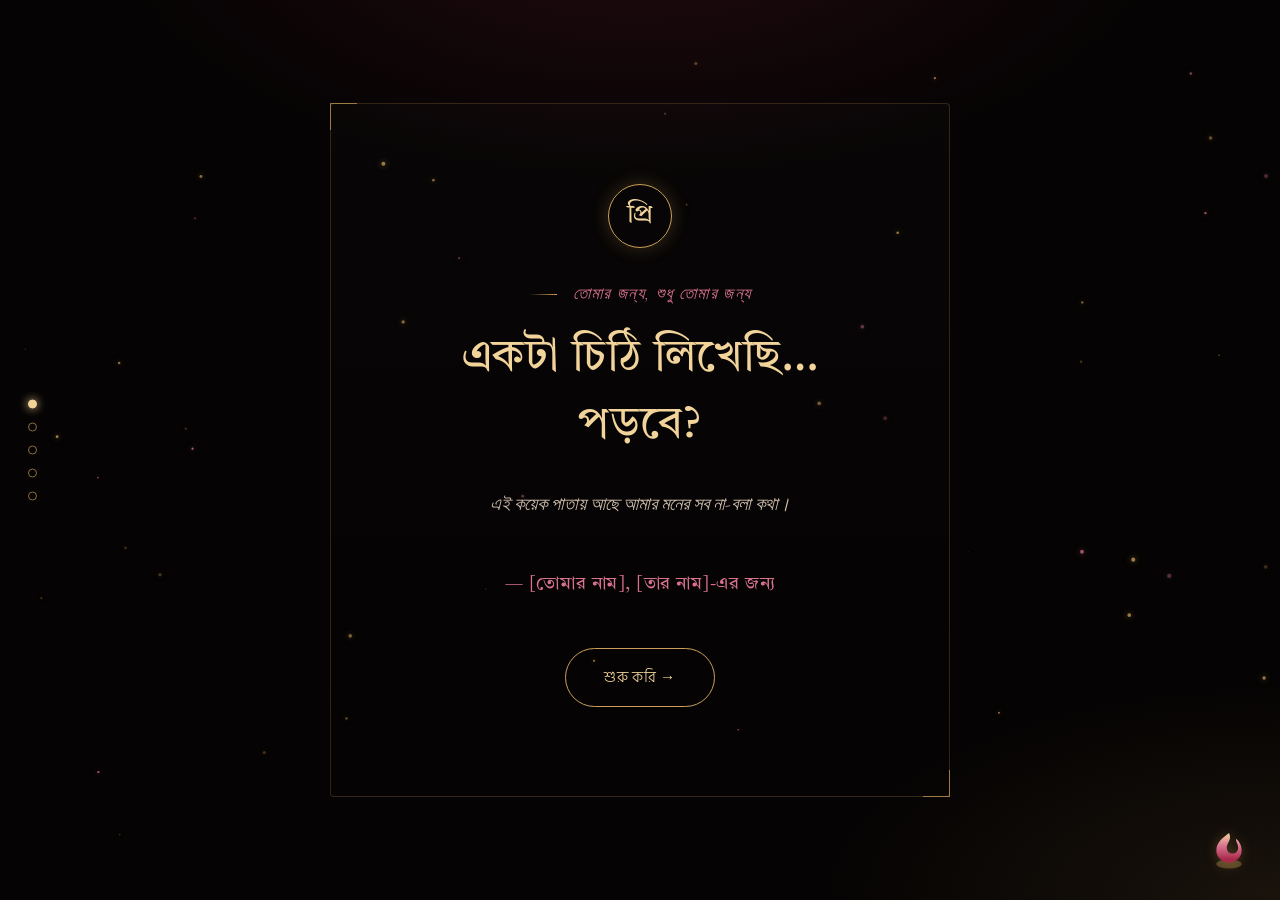
<file: index.html>
<!DOCTYPE html>
<html lang="bn">
<head>
<meta charset="UTF-8">
<meta name="viewport" content="width=device-width, initial-scale=1.0">
<meta name="google-site-verification" content="3efd1809a4cd00ea" />
<meta name="description" content="একটি বিশেষ প্রেমপত্র - আপনার প্রিয়জনকে বলুন আপনার অনুভূতি। সুন্দর ডিজাইন এবং আবেগময় গল্পের মাধ্যমে প্রস্তাব করুন।">
<meta name="keywords" content="প্রেমপত্র, প্রস্তাব, ভালোবাসা, পাতা, রোমান্টিক, বিবাহের প্রস্তাব">
<meta name="author" content="Confession Share">
<meta name="theme-color" content="#0b0607">
<meta property="og:type" content="website">
<meta property="og:title" content="তোমার জন্য একটি চিঠি - বিশেষ প্রেমপত্র">
<meta property="og:description" content="একটি বিশেষ প্রেমপত্র যা আপনার প্রিয়জনের হৃদয় স্পর্শ করবে। প্রতিটি পাতায় রয়েছে আপনার প্রেমের গল্প এবং অনুভূতি।">
<meta property="og:site_name" content="Confession Share">
<meta name="twitter:card" content="summary_large_image">
<meta name="twitter:title" content="তোমার জন্য একটি চিঠি">
<meta name="twitter:description" content="একটি বিশেষ প্রেমপত্র যা আপনার প্রিয়জনের হৃদয় স্পর্শ করবে।">
<meta name="robots" content="index, follow">
<link rel="canonical" href="https://confession-style.vercel.app/index.html">
<link rel="stylesheet" href="style.css">
<link rel="icon" href="data:image/svg+xml,<svg xmlns='http://www.w3.org/2000/svg' viewBox='0 0 100 100'><text y='75' font-size='75' fill='%23d9728f'>❤</text></svg>" type="image/svg+xml">
<title>তোমার জন্য একটি চিঠি - বিশেষ প্রেমপত্র</title>
<script type="application/ld+json">
{
  "@context": "https://schema.org",
  "@type": "WebPage",
  "name": "তোমার জন্য একটি চিঠি",
  "description": "একটি বিশেষ প্রেমপত্র - আপনার প্রিয়জনকে বলুন আপনার অনুভূতি। সুন্দর ডিজাইন এবং আবেগময় গল্পের মাধ্যমে প্রস্তাব করুন।",
  "url": "https://your-domain-here.com/index.html",
  "author": {"@type": "Organization", "name": "Confession Share"},
  "inLanguage": "bn"
}
</script>
<style>
  .hero {
    min-height: 100vh;
    display: flex;
    flex-direction: column;
    align-items: center;
    justify-content: center;
    text-align: center;
    padding: var(--space-3);
    position: relative;
  }
  .hero-frame {
    border: 1px solid var(--line);
    padding: var(--space-5) var(--space-4);
    border-radius: 4px;
    max-width: 620px;
    width: 100%;
    position: relative;
    background: linear-gradient(180deg, rgba(255,255,255,0.015), transparent);
  }
  .hero-frame::before, .hero-frame::after {
    content: "";
    position: absolute;
    width: 26px; height: 26px;
    border: 1px solid var(--gold);
    opacity: 0.7;
  }
  .hero-frame::before { top: -1px; left: -1px; border-right: none; border-bottom: none; }
  .hero-frame::after { bottom: -1px; right: -1px; border-left: none; border-top: none; }

  .hero h1 {
    font-size: clamp(1.8rem, 5vw, 2.8rem);
    line-height: 1.5;
    margin-bottom: var(--space-3);
  }
  .hero .sub {
    font-family: var(--font-accent);
    font-style: italic;
    color: var(--cream-dim);
    font-size: 1.15rem;
    margin-bottom: var(--space-4);
  }
  .name-line {
    font-family: var(--font-display);
    color: var(--rose-soft);
    font-size: 1.1rem;
    margin-top: var(--space-2);
    letter-spacing: 0.03em;
  }
  .enter-wrap { margin-top: var(--space-4); }

  .seal {
    width: 64px; height: 64px;
    margin: 0 auto var(--space-3);
    border-radius: 50%;
    border: 1px solid var(--gold);
    display: flex; align-items: center; justify-content: center;
    color: var(--gold-bright);
    font-family: var(--font-display);
    font-size: 1.6rem;
    box-shadow: 0 0 18px rgba(205,160,89,0.25);
  }

  @media (max-width: 480px) {
    .hero-frame { padding: var(--space-4) var(--space-2); }
    .hero-frame::before, .hero-frame::after { width: 18px; height: 18px; }
    .seal { width: 52px; height: 52px; font-size: 1.3rem; }
  }
</style>
</head>
<body data-page="1" data-step="1">

<canvas id="particles"></canvas>

<main class="page hero">
  <div class="hero-frame reveal">
    <div class="seal" aria-label="প্রি - শুরুর সিল">প্রি</div>
    <p class="eyebrow" style="justify-content:center">তোমার জন্য, শুধু তোমার জন্য</p>
    <h1>একটা চিঠি লিখেছি…<br>পড়বে?</h1>
    <p class="sub">এই কয়েক পাতায় আছে আমার মনের সব না-বলা কথা।</p>
    <p class="name-line">— [তোমার নাম], [তার নাম]-এর জন্য</p>
    <div class="enter-wrap">
      <a href="story.html" class="btn">শুরু করি →</a>
    </div>
  </div>
</main>

<div class="flame-mark">
  <svg viewBox="0 0 40 40" fill="none">
    <ellipse cx="20" cy="33" rx="11" ry="4" fill="#caa15a" opacity="0.35"/>
    <path class="flame-core" d="M20 6c3 6-2 8-2 13a5 5 0 0010 0c0-3-2-5-2-8 3 2 5 6 5 10a11 11 0 11-22 0c0-7 6-11 11-15z" fill="url(#g1)"/>
    <defs>
      <linearGradient id="g1" x1="20" y1="6" x2="20" y2="29" gradientUnits="userSpaceOnUse">
        <stop stop-color="#f2d49b"/>
        <stop offset="0.5" stop-color="#d9728f"/>
        <stop offset="1" stop-color="#a8294a"/>
      </linearGradient>
    </defs>
  </svg>
</div>

<nav class="chapter-nav" aria-label="অধ্যায় নেভিগেশন">
  <a href="index.html" data-page="1" aria-label="শুরু - প্রথম অধ্যায়"><span class="tip">শুরু</span></a>
  <a href="story.html" data-page="2" aria-label="আমাদের গল্প - দ্বিতীয় অধ্যায়"><span class="tip">আমাদের গল্প</span></a>
  <a href="reasons.html" data-page="3" aria-label="কারণ - তৃতীয় অধ্যায়"><span class="tip">কারণ</span></a>
  <a href="gallery.html" data-page="4" aria-label="মুহূর্ত - চতুর্থ অধ্যায়"><span class="tip">মুহূর্ত</span></a>
  <a href="propose.html" data-page="5" aria-label="প্রশ্ন - পঞ্চম অধ্যায়"><span class="tip">প্রশ্ন</span></a>
</nav>

<script src="script.js"></script>
</body>
</html>
</file>
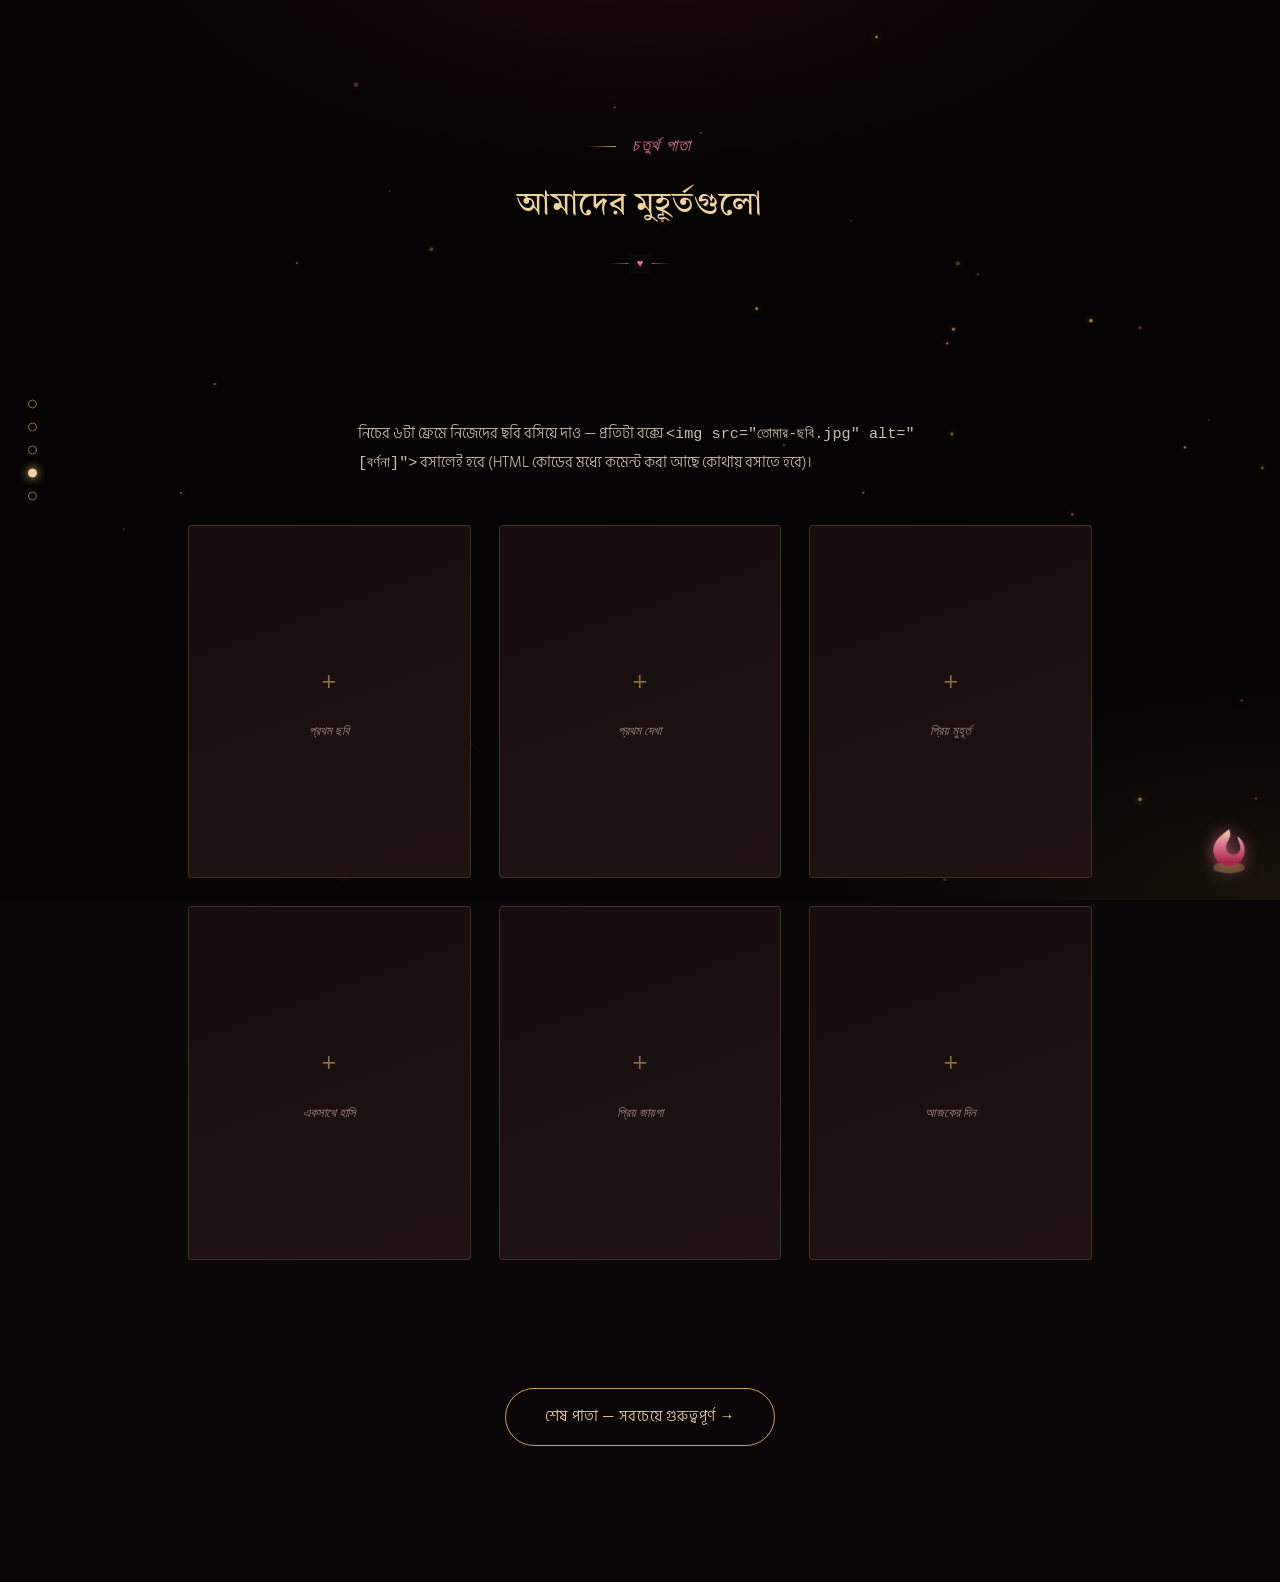
<file: gallery.html>
<!DOCTYPE html>
<html lang="bn">
<head>
<meta charset="UTF-8">
<meta name="viewport" content="width=device-width, initial-scale=1.0">
<meta name="description" content="আমাদের মুহূর্তগুলো - সুন্দর স্মৃতির ছবি এবং গল্প। আপনার প্রিয় মুহূর্তগুলি শেয়ার করুন।">
<meta name="keywords" content="মুহূর্ত, ছবি, গ্যালারি, স্মৃতি, ফটো">
<meta name="author" content="Confession Share">
<meta property="og:type" content="website">
<meta property="og:title" content="আমাদের মুহূর্তগুলো - স্মৃতির গ্যালারি">
<meta property="og:description" content="আমাদের একসাথে কাটানো প্রতিটি বিশেষ মুহূর্ত সুন্দর ছবি এবং গল্পে।">
<meta name="twitter:card" content="summary_large_image">
<meta name="robots" content="index, follow">
<link rel="canonical" href="https://your-domain-here.com/gallery.html">
<link rel="stylesheet" href="style.css">
<link rel="icon" href="data:image/svg+xml,<svg xmlns='http://www.w3.org/2000/svg' viewBox='0 0 100 100'><text y='75' font-size='75' fill='%23d9728f'>❤</text></svg>" type="image/svg+xml">
<title>আমাদের মুহূর্তগুলো - ফটো গ্যালারি</title>
<script type="application/ld+json">
{
  "@context": "https://schema.org",
  "@type": "ImageGallery",
  "name": "আমাদের মুহূর্তগুলো",
  "description": "আমাদের একসাথে কাটানো প্রতিটি বিশেষ মুহূর্ত সুন্দর ছবি এবং গল্পে।",
  "url": "https://your-domain-here.com/gallery.html",
  "inLanguage": "bn"
}
</script>
<style>
  .gallery-grid {
    max-width: 960px;
    margin: var(--space-4) auto var(--space-6);
    padding: 0 var(--space-3);
    display: grid;
    grid-template-columns: repeat(3, 1fr);
    gap: var(--space-3);
  }
  @media (max-width: 760px) { .gallery-grid { grid-template-columns: repeat(2, 1fr); } }
  @media (max-width: 480px) { .gallery-grid { grid-template-columns: 1fr; } }

  .photo-frame {
    aspect-ratio: 4/5;
    border: 1px solid var(--line);
    border-radius: 4px;
    position: relative;
    overflow: hidden;
    background: linear-gradient(160deg, var(--bg-elev), var(--bg-elev-2));
    display: flex;
    align-items: center;
    justify-content: center;
    transition: transform 0.4s ease, border-color 0.4s ease;
  }
  .photo-frame:hover { transform: translateY(-4px); border-color: var(--gold); }
  .photo-frame img {
    width: 100%; height: 100%; object-fit: cover; display: block;
  }
  .placeholder-content {
    text-align: center;
    color: var(--muted);
    padding: var(--space-2);
  }
  .placeholder-content .plus { font-size: 1.8rem; color: var(--gold-dim); display:block; margin-bottom: 0.4rem; }
  .placeholder-content small { font-family: var(--font-accent); font-style: italic; font-size: 0.8rem; }

  .caption {
    position: absolute; left:0; right:0; bottom:0;
    padding: var(--space-2);
    background: linear-gradient(0deg, rgba(5,3,3,0.85), transparent);
    font-family: var(--font-accent); font-style: italic;
    font-size: 0.85rem; color: var(--cream);
    opacity: 0; transition: opacity 0.4s ease;
  }
  .photo-frame:hover .caption { opacity: 1; }

  .note {
    max-width: 620px; margin: 0 auto var(--space-4);
    color: var(--cream-dim); font-size: 0.95rem;
    padding: 0 var(--space-3);
  }
  .next-wrap { text-align: center; margin-bottom: var(--space-6); }
</style>
</head>
<body data-page="4" data-step="4">

<canvas id="particles"></canvas>

<main class="page">
  <div class="section reveal">
    <p class="eyebrow" style="justify-content:center">চতুর্থ পাতা</p>
    <h1>আমাদের মুহূর্তগুলো</h1>
    <div class="divider"></div>
  </div>

  <p class="note reveal">
    নিচের ৬টা ফ্রেমে নিজেদের ছবি বসিয়ে দাও — প্রতিটা বক্সে <code>&lt;img src="তোমার-ছবি.jpg" alt="[বর্ণনা]"&gt;</code> বসালেই হবে (HTML কোডের মধ্যে কমেন্ট করা আছে কোথায় বসাতে হবে)।
  </p>

  <div class="gallery-grid">
    <!-- প্রতিটা .photo-frame এর ভেতরে img ট্যাগ বসাও, placeholder-content মুছে দাও -->
    <div class="photo-frame reveal">
      <div class="placeholder-content"><span class="plus">+</span><small>প্রথম ছবি</small></div>
      <div class="caption">[ক্যাপশন লিখো]</div>
    </div>
    <div class="photo-frame reveal">
      <div class="placeholder-content"><span class="plus">+</span><small>প্রথম দেখা</small></div>
      <div class="caption">[ক্যাপশন লিখো]</div>
    </div>
    <div class="photo-frame reveal">
      <div class="placeholder-content"><span class="plus">+</span><small>প্রিয় মুহূর্ত</small></div>
      <div class="caption">[ক্যাপশন লিখো]</div>
    </div>
    <div class="photo-frame reveal">
      <div class="placeholder-content"><span class="plus">+</span><small>একসাথে হাসি</small></div>
      <div class="caption">[ক্যাপশন লিখো]</div>
    </div>
    <div class="photo-frame reveal">
      <div class="placeholder-content"><span class="plus">+</span><small>প্রিয় জায়গা</small></div>
      <div class="caption">[ক্যাপশন লিখো]</div>
    </div>
    <div class="photo-frame reveal">
      <div class="placeholder-content"><span class="plus">+</span><small>আজকের দিন</small></div>
      <div class="caption">[ক্যাপশন লিখো]</div>
    </div>
  </div>

  <div class="next-wrap reveal">
    <a href="propose.html" class="btn">শেষ পাতা — সবচেয়ে গুরুত্বপূর্ণ →</a>
  </div>
</main>

<div class="flame-mark">
  <svg viewBox="0 0 40 40" fill="none">
    <ellipse cx="20" cy="33" rx="11" ry="4" fill="#caa15a" opacity="0.35"/>
    <path class="flame-core" d="M20 6c3 6-2 8-2 13a5 5 0 0010 0c0-3-2-5-2-8 3 2 5 6 5 10a11 11 0 11-22 0c0-7 6-11 11-15z" fill="url(#g1)"/>
    <defs>
      <linearGradient id="g1" x1="20" y1="6" x2="20" y2="29" gradientUnits="userSpaceOnUse">
        <stop stop-color="#f2d49b"/>
        <stop offset="0.5" stop-color="#d9728f"/>
        <stop offset="1" stop-color="#a8294a"/>
      </linearGradient>
    </defs>
  </svg>
</div>

<nav class="chapter-nav" aria-label="অধ্যায় নেভিগেশন">
  <a href="index.html" data-page="1" aria-label="শুরু - প্রথম অধ্যায়"><span class="tip">শুরু</span></a>
  <a href="story.html" data-page="2" aria-label="আমাদের গল্প - দ্বিতীয় অধ্যায়"><span class="tip">আমাদের গল্প</span></a>
  <a href="reasons.html" data-page="3" aria-label="কারণ - তৃতীয় অধ্যায়"><span class="tip">কারণ</span></a>
  <a href="gallery.html" data-page="4" aria-label="মুহূর্ত - চতুর্থ অধ্যায়"><span class="tip">মুহূর্ত</span></a>
  <a href="propose.html" data-page="5" aria-label="প্রশ্ন - পঞ্চম অধ্যায়"><span class="tip">প্রশ্ন</span></a>
</nav>

<script src="script.js"></script>
</body>
</html>
</file>
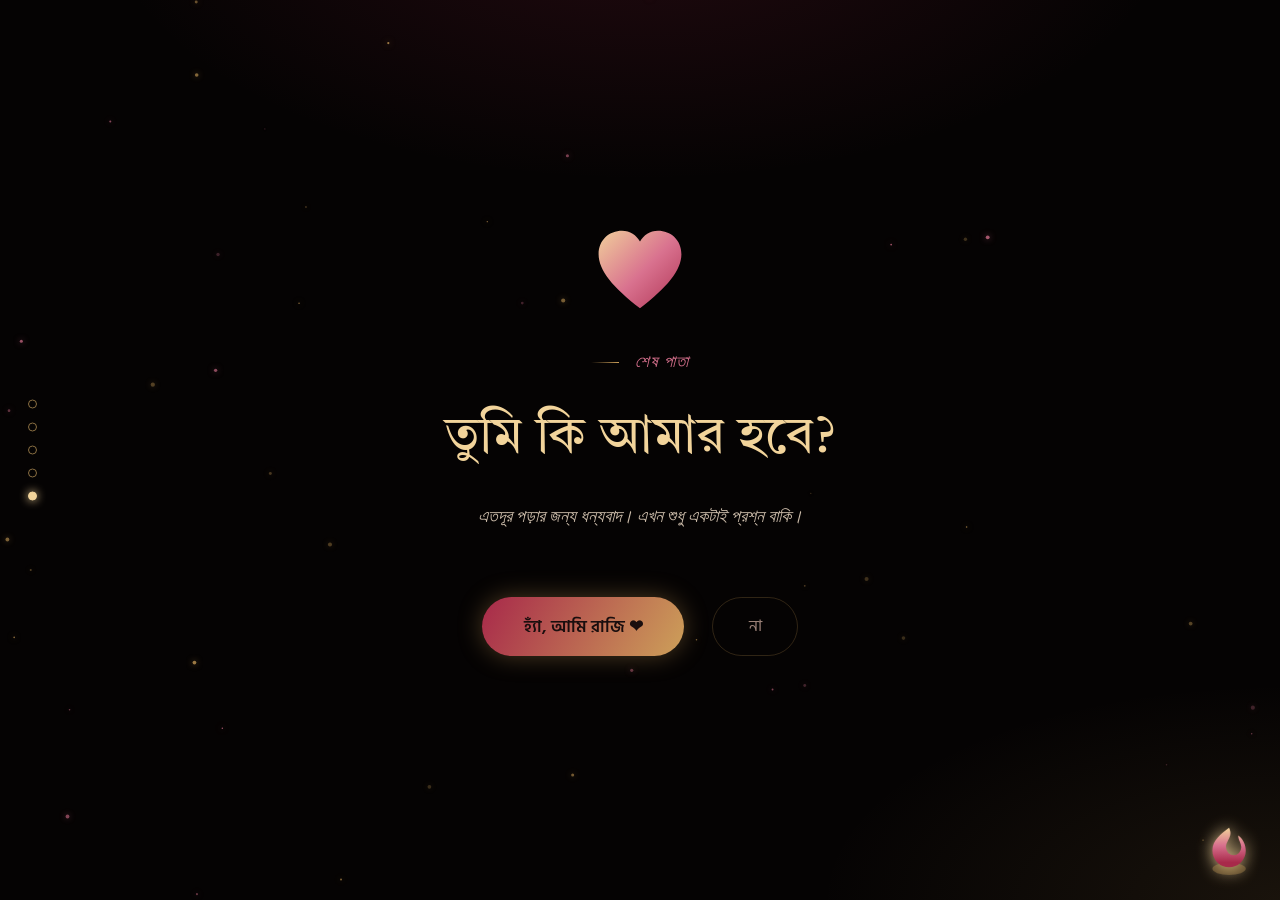
<file: propose.html>
<!DOCTYPE html>
<html lang="bn">
<head>
<meta charset="UTF-8">
<meta name="viewport" content="width=device-width, initial-scale=1.0">
<meta name="description" content="তুমি কি আমার হবে? - চূড়ান্ত প্রস্তাব পাতা। আপনার প্রিয়জনকে বিবাহের প্রস্তাব করুন এই বিশেষ মুহূর্তে।">
<meta name="keywords" content="প্রস্তাব, বিবাহ, প্রশ্ন, সিদ্ধান্ত, হ্যাঁ">
<meta name="author" content="Confession Share">
<meta property="og:type" content="website">
<meta property="og:title" content="তুমি কি আমার হবে? - চূড়ান্ত প্রস্তাব">
<meta property="og:description" content="এই বিশেষ মুহূর্তে আপনার প্রিয়জনকে বিবাহের প্রস্তাব করুন।">
<meta name="twitter:card" content="summary_large_image">
<meta name="robots" content="index, follow">
<link rel="canonical" href="https://your-domain-here.com/propose.html">
<link rel="stylesheet" href="style.css">
<link rel="icon" href="data:image/svg+xml,<svg xmlns='http://www.w3.org/2000/svg' viewBox='0 0 100 100'><text y='75' font-size='75' fill='%23d9728f'>❤</text></svg>" type="image/svg+xml">
<title>তুমি কি আমার হবে? - বিবাহের প্রস্তাব</title>
<script type="application/ld+json">
{
  "@context": "https://schema.org",
  "@type": "CreativeWork",
  "name": "তুমি কি আমার হবে?",
  "description": "এই বিশেষ মুহূর্তে আপনার প্রিয়জনকে বিবাহের প্রস্তাব করুন।",
  "url": "https://your-domain-here.com/propose.html",
  "genre": "Romance",
  "inLanguage": "bn"
}
</script>
<style>
  .finale {
    min-height: 100vh;
    display: flex; flex-direction: column;
    align-items: center; justify-content: center;
    text-align: center;
    padding: var(--space-3);
    position: relative;
  }
  .big-heart {
    width: 90px; height: 90px;
    margin-bottom: var(--space-3);
    position: relative;
    animation: pulse 1.8s ease-in-out infinite;
  }
  .big-heart svg { width: 100%; height: 100%; }
  @keyframes pulse {
    0%, 100% { transform: scale(1); }
    50% { transform: scale(1.08); }
  }

  .finale h1 {
    font-size: clamp(2rem, 6vw, 3.2rem);
    margin-bottom: var(--space-2);
  }
  .finale .sub {
    font-family: var(--font-accent);
    font-style: italic;
    color: var(--cream-dim);
    font-size: 1.1rem;
    max-width: 480px;
    margin-bottom: var(--space-4);
  }

  .choice-area {
    position: relative;
    display: flex;
    gap: var(--space-3);
    align-items: center;
    justify-content: center;
    min-height: 90px;
    width: min(90vw, 520px);
  }

  #yesBtn {
    padding: 1rem 2.6rem;
    border-radius: 999px;
    border: none;
    background: linear-gradient(120deg, var(--rose), var(--gold));
    color: #1a0e0e;
    font-family: var(--font-body);
    font-weight: 600;
    font-size: 1.05rem;
    cursor: pointer;
    box-shadow: 0 0 24px rgba(205,160,89,0.35);
    transition: transform 0.35s cubic-bezier(.34,1.56,.64,1), box-shadow 0.35s ease;
  }
  #yesBtn:hover { box-shadow: 0 0 34px rgba(217,114,143,0.55); }

  #noBtn {
    padding: 1rem 2.2rem;
    border-radius: 999px;
    border: 1px solid var(--line);
    background: transparent;
    color: var(--muted);
    font-family: var(--font-body);
    font-size: 0.98rem;
    cursor: pointer;
    position: relative;
    transition: left 0.25s ease, top 0.25s ease, transform 0.2s ease;
  }
  .choice-area.armed #noBtn { position: absolute; }

  /* ---- Reveal overlay ---- */
  #overlay {
    position: fixed; inset: 0; z-index: 50;
    display: flex; align-items: center; justify-content: center;
    background: radial-gradient(ellipse at center, rgba(20,8,10,0.97), rgba(5,3,3,0.99));
    opacity: 0; pointer-events: none;
    transition: opacity 1s ease;
    text-align: center; padding: var(--space-3);
  }
  #overlay.show { opacity: 1; pointer-events: all; }
  #overlay .ring {
    width: 56px; height: 56px; margin: 0 auto var(--space-3);
    color: var(--gold-bright);
  }
  #overlay h2 {
    font-size: clamp(1.8rem, 5.5vw, 3rem);
    margin-bottom: var(--space-3);
  }
  #overlay p {
    font-family: var(--font-accent);
    font-style: italic;
    color: var(--cream-dim);
    font-size: 1.15rem;
    max-width: 560px;
    margin: 0 auto;
    line-height: 1.9;
  }
  #overlay .signed {
    margin-top: var(--space-4);
    font-family: var(--font-display);
    color: var(--rose-soft);
    font-size: 1.05rem;
  }

  .confetti-piece {
    position: fixed; top: -20px; z-index: 60;
    pointer-events: none;
    will-change: transform;
  }
  @keyframes fall {
    to { transform: translateY(110vh) rotate(540deg); opacity: 0.4; }
  }

  @media (max-width: 600px) {
    .big-heart { width: 64px; height: 64px; }
    .finale .sub { font-size: 0.98rem; max-width: 320px; }
    .choice-area {
      flex-direction: column;
      width: min(86vw, 320px);
      min-height: 130px;
      gap: var(--space-2);
    }
    #yesBtn { width: 100%; padding: 0.95rem 1.5rem; font-size: 0.98rem; }
    #noBtn { padding: 0.85rem 1.6rem; font-size: 0.92rem; }
    #overlay .ring { width: 44px; height: 44px; }
    #overlay p { font-size: 1rem; max-width: 92vw; }
  }
</style>
</head>
<body data-page="5" data-step="5">

<canvas id="particles"></canvas>

<main class="page finale">
  <div class="big-heart reveal">
    <svg viewBox="0 0 100 100">
      <path d="M50 88C20 65 4 46 4 28 4 12 16 2 30 2c9 0 16 5 20 12 4-7 11-12 20-12 14 0 26 10 26 26 0 18-16 37-46 60z" fill="url(#hg)"/>
      <defs>
        <linearGradient id="hg" x1="0" y1="0" x2="100" y2="100" gradientUnits="userSpaceOnUse">
          <stop stop-color="#f2d49b"/>
          <stop offset="0.5" stop-color="#d9728f"/>
          <stop offset="1" stop-color="#a8294a"/>
        </linearGradient>
      </defs>
    </svg>
  </div>

  <p class="eyebrow reveal" style="justify-content:center">শেষ পাতা</p>
  <h1 class="reveal">তুমি কি আমার হবে?</h1>
  <p class="sub reveal">এতদূর পড়ার জন্য ধন্যবাদ। এখন শুধু একটাই প্রশ্ন বাকি।</p>

  <div class="choice-area reveal" id="choiceArea">
    <button id="yesBtn" aria-label="হ্যাঁ বলুন, আমার হবেন">হ্যাঁ, আমি রাজি ❤</button>
    <button id="noBtn" aria-label="না বলুন">না</button>
  </div>
</main>

<div id="overlay">
  <div>
    <div class="ring">
      <svg viewBox="0 0 64 64" fill="none">
        <circle cx="32" cy="40" r="18" stroke="url(#rg)" stroke-width="3"/>
        <path d="M24 22l8-14 8 14" stroke="url(#rg)" stroke-width="3" fill="none" stroke-linecap="round" stroke-linejoin="round"/>
        <defs>
          <linearGradient id="rg" x1="0" y1="0" x2="64" y2="64" gradientUnits="userSpaceOnUse">
            <stop stop-color="#f2d49b"/><stop offset="1" stop-color="#a8294a"/>
          </linearGradient>
        </defs>
      </svg>
    </div>
    <h2>সে বলেছে হ্যাঁ! 💍</h2>
    <p>আজ থেকে এই গল্পটা আমাদের। তোমাকে ধন্যবাদ আমার পাশে থাকার জন্য, আমাকে বিশ্বাস করার জন্য, আর "হ্যাঁ" বলার জন্য। আমি কথা দিচ্ছি, প্রতিদিন তোমাকে এই অনুভূতিটা আবার মনে করিয়ে দেব।</p>
    <p class="signed">— [তোমার নাম]</p>
  </div>
</div>

<div class="flame-mark">
  <svg viewBox="0 0 40 40" fill="none">
    <ellipse cx="20" cy="33" rx="11" ry="4" fill="#caa15a" opacity="0.35"/>
    <path class="flame-core" d="M20 6c3 6-2 8-2 13a5 5 0 0010 0c0-3-2-5-2-8 3 2 5 6 5 10a11 11 0 11-22 0c0-7 6-11 11-15z" fill="url(#g1)"/>
    <defs>
      <linearGradient id="g1" x1="20" y1="6" x2="20" y2="29" gradientUnits="userSpaceOnUse">
        <stop stop-color="#f2d49b"/>
        <stop offset="0.5" stop-color="#d9728f"/>
        <stop offset="1" stop-color="#a8294a"/>
      </linearGradient>
    </defs>
  </svg>
</div>

<nav class="chapter-nav" aria-label="অধ্যায় নেভিগেশন">
  <a href="index.html" data-page="1" aria-label="শুরু - প্রথম অধ্যায়"><span class="tip">শুরু</span></a>
  <a href="story.html" data-page="2" aria-label="আমাদের গল্প - দ্বিতীয় অধ্যায়"><span class="tip">আমাদের গল্প</span></a>
  <a href="reasons.html" data-page="3" aria-label="কারণ - তৃতীয় অধ্যায়"><span class="tip">কারণ</span></a>
  <a href="gallery.html" data-page="4" aria-label="মুহূর্ত - চতুর্থ অধ্যায়"><span class="tip">মুহূর্ত</span></a>
  <a href="propose.html" data-page="5" aria-label="প্রশ্ন - পঞ্চম অধ্যায়"><span class="tip">প্রশ্ন</span></a>
</nav>

<script src="script.js"></script>
<script>
(function () {
  const area = document.getElementById('choiceArea');
  const noBtn = document.getElementById('noBtn');
  const yesBtn = document.getElementById('yesBtn');
  let scale = 1;
  let dodges = 0;

  function dodge() {
    area.classList.add('armed');
    const areaRect = area.getBoundingClientRect();
    const btnRect = noBtn.getBoundingClientRect();
    const maxX = Math.max(0, areaRect.width - btnRect.width);
    const maxY = Math.max(0, areaRect.height - btnRect.height);
    const x = Math.random() * maxX;
    const y = Math.random() * maxY;
    noBtn.style.left = x + 'px';
    noBtn.style.top = y + 'px';

    dodges++;
    const maxScale = window.innerWidth < 600 ? 1.35 : 1.9;
    scale = Math.min(maxScale, 1 + dodges * 0.07);
    yesBtn.style.transform = `scale(${scale})`;
  }

  noBtn.addEventListener('mouseenter', dodge);
  noBtn.addEventListener('click', (e) => { e.preventDefault(); dodge(); });
  noBtn.addEventListener('touchstart', (e) => { e.preventDefault(); dodge(); }, { passive: false });

  function spawnConfetti() {
    const colors = ['#f2d49b', '#d9728f', '#cda059', '#f3e8d8'];
    const shapes = ['❤','✦','♡'];
    for (let i = 0; i < 60; i++) {
      const el = document.createElement('div');
      el.className = 'confetti-piece';
      el.textContent = shapes[Math.floor(Math.random() * shapes.length)];
      el.style.left = Math.random() * 100 + 'vw';
      el.style.color = colors[Math.floor(Math.random() * colors.length)];
      el.style.fontSize = (10 + Math.random() * 16) + 'px';
      const duration = 3 + Math.random() * 2.5;
      el.style.animation = `fall ${duration}s linear forwards`;
      el.style.animationDelay = (Math.random() * 1.2) + 's';
      document.body.appendChild(el);
      setTimeout(() => el.remove(), (duration + 1.5) * 1000);
    }
  }

  yesBtn.addEventListener('click', () => {
    spawnConfetti();
    document.getElementById('overlay').classList.add('show');
    setInterval(spawnConfetti, 1800);
  });
})();
</script>
</body>
</html>
</file>
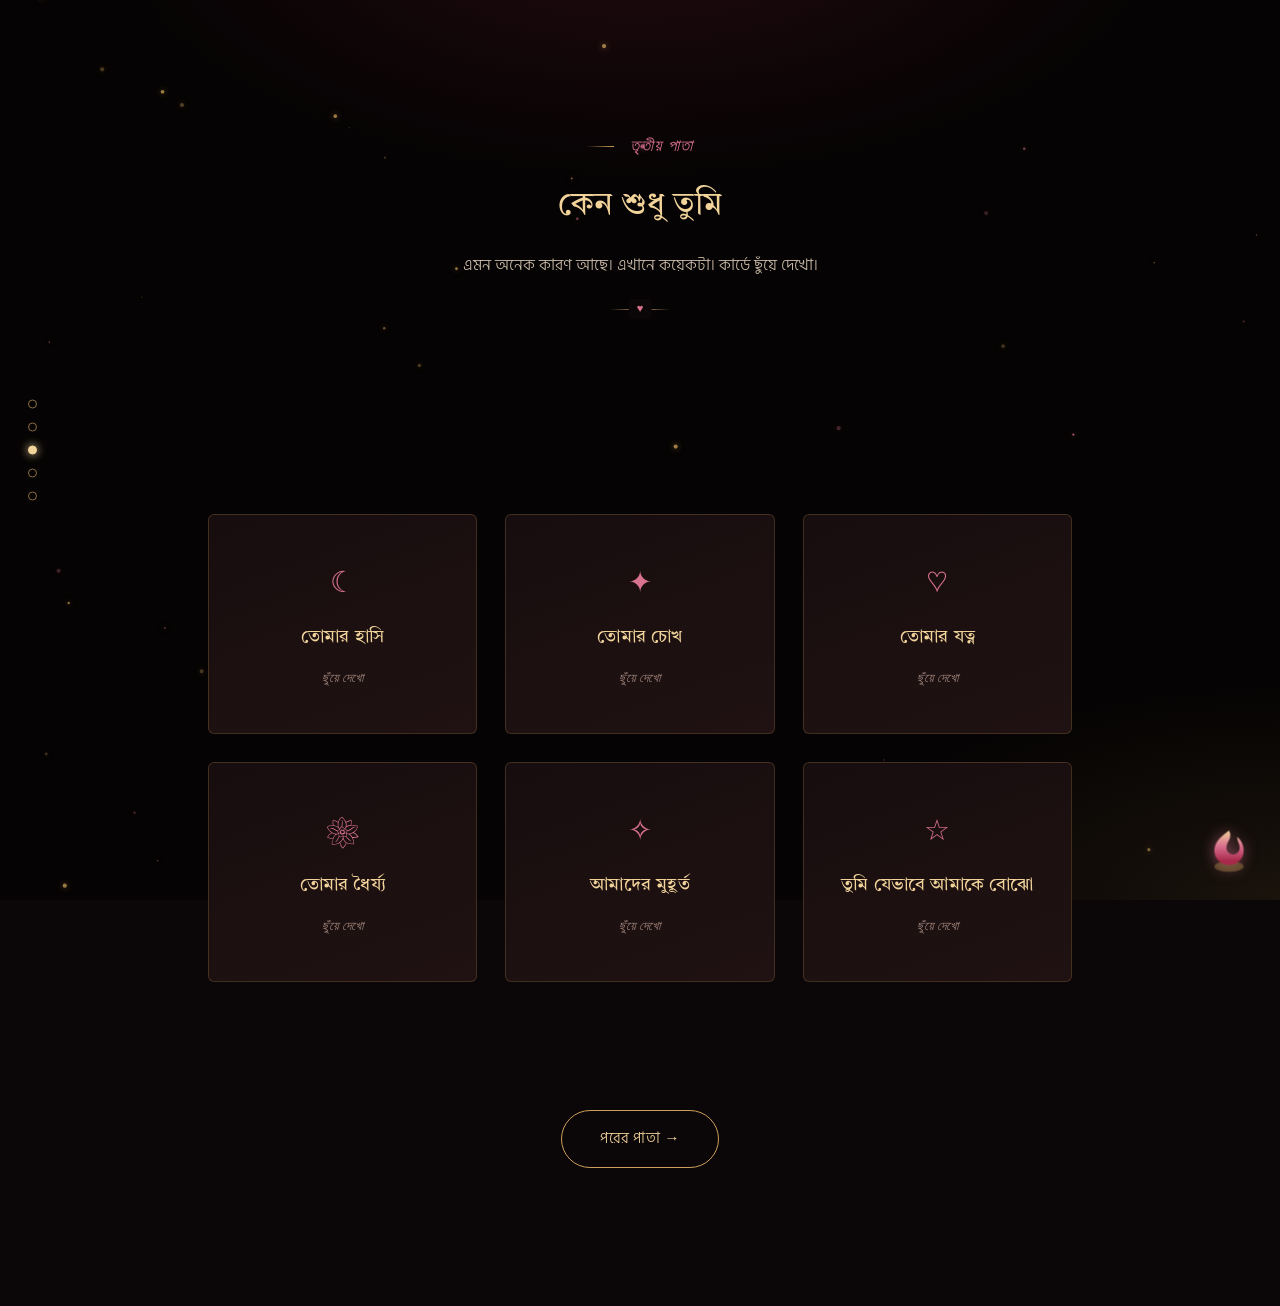
<file: reasons.html>
<!DOCTYPE html>
<html lang="bn">
<head>
<meta charset="UTF-8">
<meta name="viewport" content="width=device-width, initial-scale=1.0">
<meta name="description" content="কেন শুধু তুমি - ছয়টি কারণ কেন আপনার প্রিয়জন আপনার জন্য বিশেষ। ইন্টারেক্টিভ কার্ড এবং ব্যক্তিগত বার্তা।">
<meta name="keywords" content="কারণ, ভালোবাসা, বিশেষত্ব, প্রেম, বার্তা">
<meta name="author" content="Confession Share">
<meta property="og:type" content="website">
<meta property="og:title" content="কেন শুধু তুমি - প্রেমের কারণ">
<meta property="og:description" content="ছয়টি বিশেষ কারণ কেন আপনার প্রিয়জন আপনার জন্য অনন্য এবং প্রিয়।">
<meta name="twitter:card" content="summary_large_image">
<meta name="robots" content="index, follow">
<link rel="canonical" href="https://confession-style.vercel.app/reasons.html">
<link rel="stylesheet" href="style.css">
<link rel="icon" href="data:image/svg+xml,<svg xmlns='http://www.w3.org/2000/svg' viewBox='0 0 100 100'><text y='75' font-size='75' fill='%23d9728f'>❤</text></svg>" type="image/svg+xml">
<title>কেন শুধু তুমি - প্রেমের কারণ</title>
<script type="application/ld+json">
{
  "@context": "https://schema.org",
  "@type": "CreativeWork",
  "name": "কেন শুধু তুমি",
  "description": "ছয়টি বিশেষ কারণ কেন আপনার প্রিয়জন আপনার জন্য অনন্য এবং প্রিয়।",
  "url": "https://confession-style.vercel.app//reasons.html",
  "genre": "Romance",
  "inLanguage": "bn"
}
</script>
<style>
  .cards-grid {
    max-width: 920px;
    margin: var(--space-4) auto var(--space-6);
    padding: 0 var(--space-3);
    display: grid;
    grid-template-columns: repeat(3, 1fr);
    gap: var(--space-3);
  }
  @media (max-width: 760px) { .cards-grid { grid-template-columns: repeat(2, 1fr); } }
  @media (max-width: 480px) { .cards-grid { grid-template-columns: 1fr; } }

  .flip-card {
    perspective: 1200px;
    height: 220px;
  }
  .flip-inner {
    position: relative;
    width: 100%; height: 100%;
    transition: transform 0.7s cubic-bezier(0.4,0.2,0.2,1);
    transform-style: preserve-3d;
  }
  .flip-card:hover .flip-inner,
  .flip-card.tapped .flip-inner { transform: rotateY(180deg); }

  .face {
    position: absolute; inset: 0;
    backface-visibility: hidden;
    border: 1px solid var(--line);
    border-radius: 6px;
    display: flex;
    flex-direction: column;
    align-items: center;
    justify-content: center;
    padding: var(--space-2);
    text-align: center;
  }
  .face-front {
    background: linear-gradient(160deg, var(--bg-elev), var(--bg-elev-2));
  }
  .face-front .icon { font-size: 1.8rem; margin-bottom: 0.7rem; color: var(--rose-soft); }
  .face-front h3 { font-size: 1.15rem; }
  .face-front .hint { font-family: var(--font-accent); font-style: italic; font-size: 0.8rem; color: var(--muted); margin-top: 0.8rem; }

  .face-back {
    background: linear-gradient(160deg, var(--rose-deep), var(--bg-elev));
    transform: rotateY(180deg);
    border-color: var(--gold);
  }
  .face-back p { font-size: 0.92rem; color: var(--cream); line-height: 1.65; }

  .next-wrap { text-align: center; margin-bottom: var(--space-6); }
</style>
</head>
<body data-page="3" data-step="3">

<canvas id="particles"></canvas>

<main class="page">
  <div class="section reveal">
    <p class="eyebrow" style="justify-content:center">তৃতীয় পাতা</p>
    <h1>কেন শুধু তুমি</h1>
    <p style="color:var(--cream-dim); margin-top:var(--space-2); font-size:1.02rem;">এমন অনেক কারণ আছে। এখানে কয়েকটা। কার্ডে ছুঁয়ে দেখো।</p>
    <div class="divider"></div>
  </div>

  <div class="cards-grid">
    <div class="flip-card reveal">
      <div class="flip-inner">
        <div class="face face-front"><span class="icon">☾</span><h3>তোমার হাসি</h3><span class="hint">ছুঁয়ে দেখো</span></div>
        <div class="face face-back"><p>তোমার হাসিতে এমন কিছু আছে, যা প্রতিবার আমাকে নতুন করে তোমার প্রেমে ফেলে দেয়। [এখানে ব্যক্তিগত কথা লিখো]</p></div>
      </div>
    </div>
    <div class="flip-card reveal">
      <div class="flip-inner">
        <div class="face face-front"><span class="icon">✦</span><h3>তোমার চোখ</h3><span class="hint">ছুঁয়ে দেখো</span></div>
        <div class="face face-back"><p>তোমার চোখের দিকে তাকালে মনে হয়, এই পৃথিবীতে শুধু আমরা দুজনই আছি। [এখানে ব্যক্তিগত কথা লিখো]</p></div>
      </div>
    </div>
    <div class="flip-card reveal">
      <div class="flip-inner">
        <div class="face face-front"><span class="icon">♡</span><h3>তোমার যত্ন</h3><span class="hint">ছুঁয়ে দেখো</span></div>
        <div class="face face-back"><p>তুমি যেভাবে আমার ছোট ছোট কথা মনে রাখো, যেভাবে যত্ন করো — এটা আমার কাছে সবচেয়ে দামী জিনিস। [ব্যক্তিগত কথা]</p></div>
      </div>
    </div>
    <div class="flip-card reveal">
      <div class="flip-inner">
        <div class="face face-front"><span class="icon">❀</span><h3>তোমার ধৈর্য্য</h3><span class="hint">ছুঁয়ে দেখো</span></div>
        <div class="face face-back"><p>আমার সব ভুল, সব খারাপ দিন সহ্য করে যেভাবে তুমি পাশে থাকো, সেটা আমাকে প্রতিদিন শেখায় ভালোবাসা কাকে বলে। [ব্যক্তিগত কথা]</p></div>
      </div>
    </div>
    <div class="flip-card reveal">
      <div class="flip-inner">
        <div class="face face-front"><span class="icon">✧</span><h3>আমাদের মুহূর্ত</h3><span class="hint">ছুঁয়ে দেখো</span></div>
        <div class="face face-back"><p>আমাদের সাথে কাটানো প্রতিটা সাধারণ মুহূর্তও আমার কাছে অসাধারণ হয়ে ওঠে। [ব্যক্তিগত কথা]</p></div>
      </div>
    </div>
    <div class="flip-card reveal">
      <div class="flip-inner">
        <div class="face face-front"><span class="icon">☆</span><h3>তুমি যেভাবে আমাকে বোঝো</h3><span class="hint">ছুঁয়ে দেখো</span></div>
        <div class="face face-back"><p>না বলতেই তুমি বুঝে যাও আমার মনের কথা — এই বোঝাপড়াটাই আমার কাছে সবচেয়ে বড় ভালোবাসা। [ব্যক্তিগত কথা]</p></div>
      </div>
    </div>
  </div>

  <div class="next-wrap reveal">
    <a href="gallery.html" class="btn">পরের পাতা →</a>
  </div>
</main>

<div class="flame-mark">
  <svg viewBox="0 0 40 40" fill="none">
    <ellipse cx="20" cy="33" rx="11" ry="4" fill="#caa15a" opacity="0.35"/>
    <path class="flame-core" d="M20 6c3 6-2 8-2 13a5 5 0 0010 0c0-3-2-5-2-8 3 2 5 6 5 10a11 11 0 11-22 0c0-7 6-11 11-15z" fill="url(#g1)"/>
    <defs>
      <linearGradient id="g1" x1="20" y1="6" x2="20" y2="29" gradientUnits="userSpaceOnUse">
        <stop stop-color="#f2d49b"/>
        <stop offset="0.5" stop-color="#d9728f"/>
        <stop offset="1" stop-color="#a8294a"/>
      </linearGradient>
    </defs>
  </svg>
</div>

<nav class="chapter-nav" aria-label="অধ্যায় নেভিগেশন">
  <a href="index.html" data-page="1" aria-label="শুরু - প্রথম অধ্যায়"><span class="tip">শুরু</span></a>
  <a href="story.html" data-page="2" aria-label="আমাদের গল্প - দ্বিতীয় অধ্যায়"><span class="tip">আমাদের গল্প</span></a>
  <a href="reasons.html" data-page="3" aria-label="কারণ - তৃতীয় অধ্যায়"><span class="tip">কারণ</span></a>
  <a href="gallery.html" data-page="4" aria-label="মুহূর্ত - চতুর্থ অধ্যায়"><span class="tip">মুহূর্ত</span></a>
  <a href="propose.html" data-page="5" aria-label="প্রশ্ন - পঞ্চম অধ্যায়"><span class="tip">প্রশ্ন</span></a>
</nav>

<script src="script.js"></script>
<script>
  // tap-to-flip for touch devices
  document.querySelectorAll('.flip-card').forEach(card => {
    card.addEventListener('click', () => card.classList.toggle('tapped'));
  });
</script>
</body>
</html>
</file>
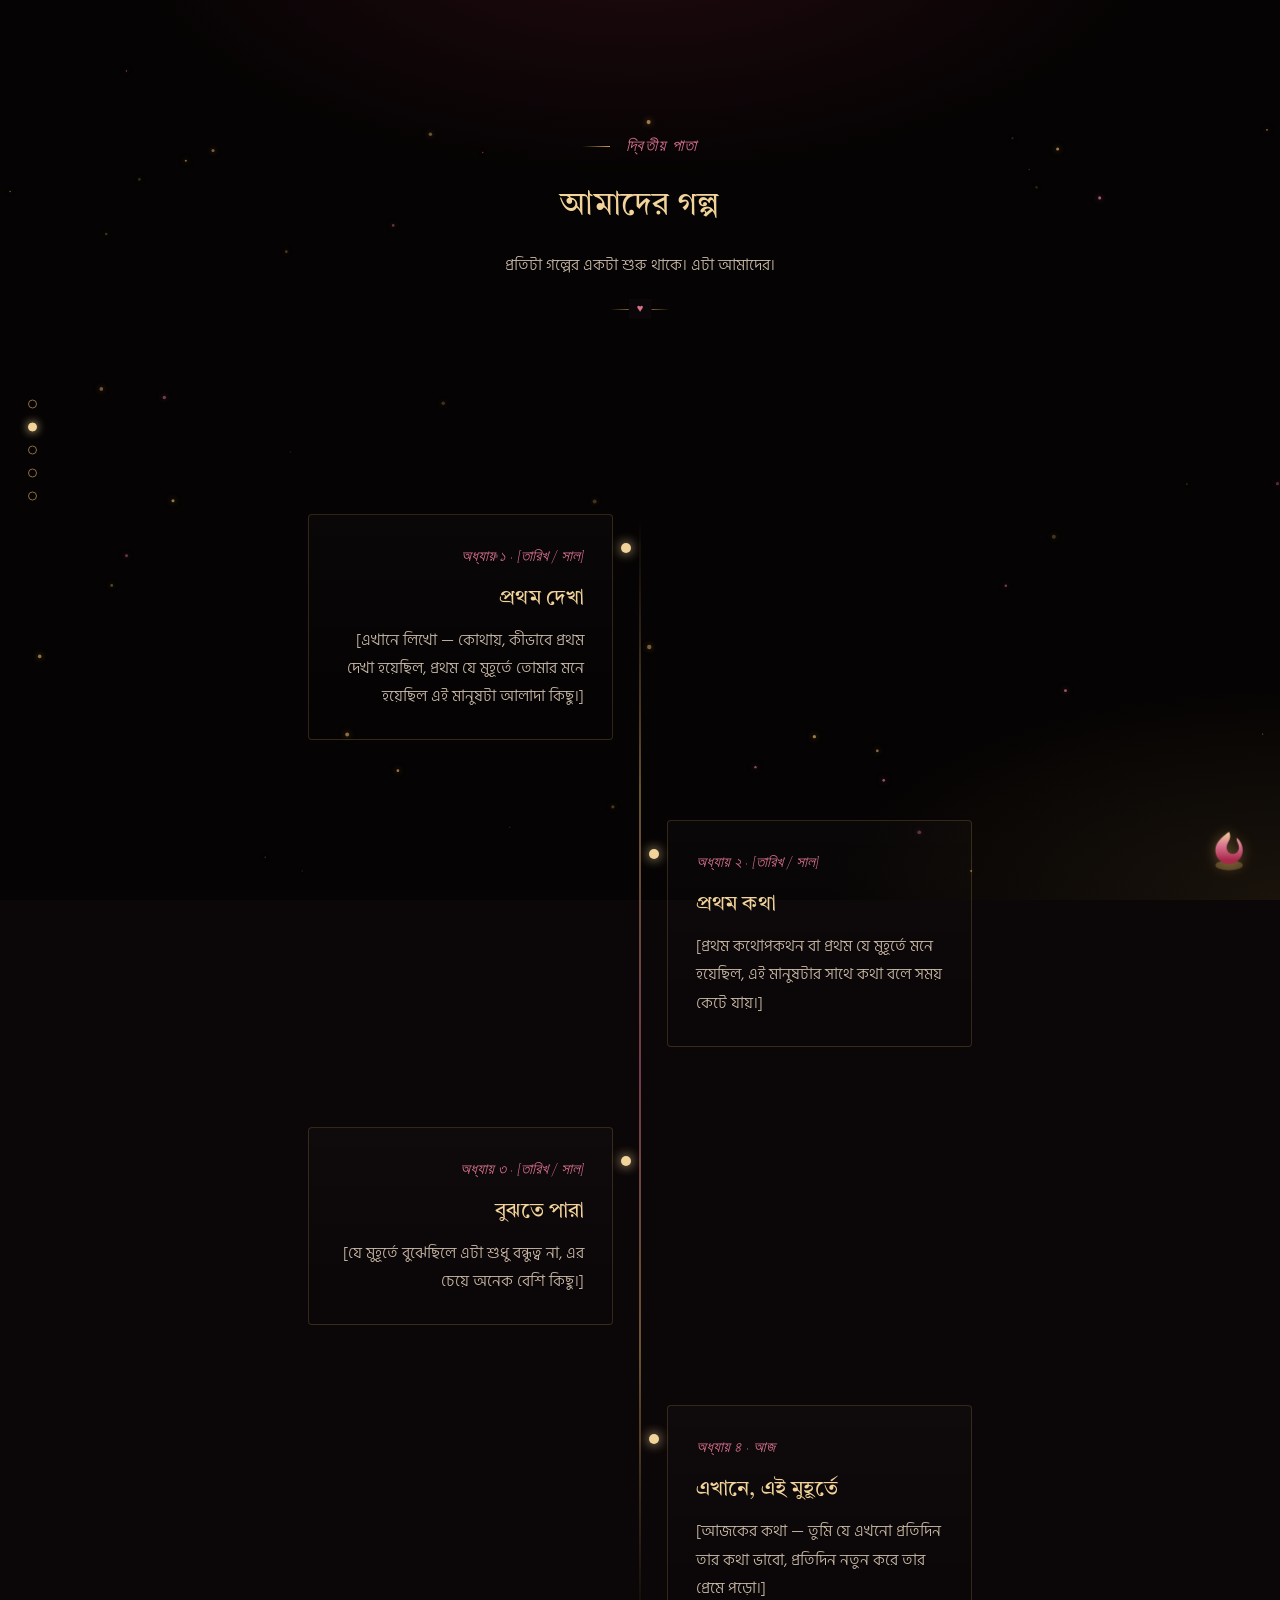
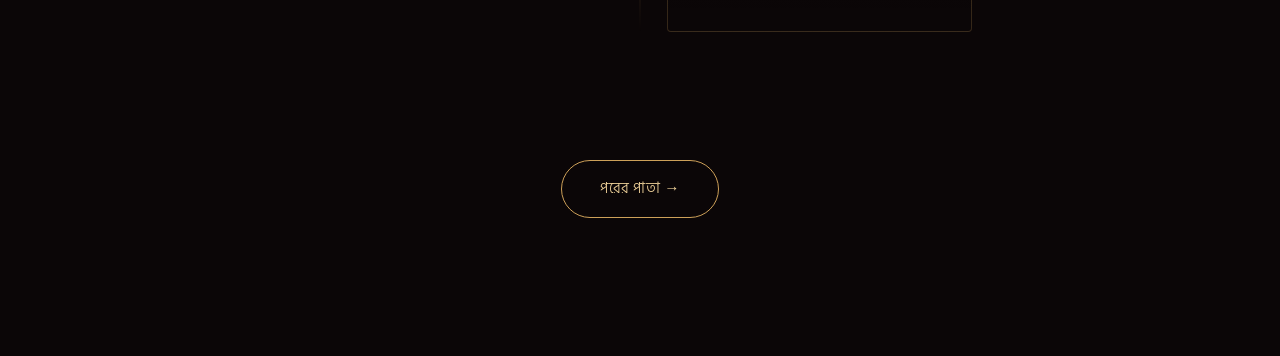
<file: story.html>
<!DOCTYPE html>
<html lang="bn">
<head>
<meta charset="UTF-8">
<meta name="viewport" content="width=device-width, initial-scale=1.0">
<meta name="description" content="আমাদের গল্প - প্রথম দেখা থেকে আজ পর্যন্ত। একটি সুন্দর টাইমলাইনে আপনার প্রেমের যাত্রা বর্ণনা করুন।">
<meta name="keywords" content="গল্প, প্রেম, টাইমলাইন, স্মৃতি, সম্পর্ক">
<meta name="author" content="Confession Share">
<meta property="og:type" content="website">
<meta property="og:title" content="আমাদের গল্প - প্রেমের যাত্রা">
<meta property="og:description" content="প্রথম দেখা থেকে আজ পর্যন্ত আমাদের প্রেমের যাত্রা একটি সুন্দর টাইমলাইনে উপস্থাপিত।">
<meta name="twitter:card" content="summary_large_image">
<meta name="robots" content="index, follow">
<link rel="canonical" href="https://your-domain-here.com/story.html">
<link rel="stylesheet" href="style.css">
<link rel="icon" href="data:image/svg+xml,<svg xmlns='http://www.w3.org/2000/svg' viewBox='0 0 100 100'><text y='75' font-size='75' fill='%23d9728f'>❤</text></svg>" type="image/svg+xml">
<title>আমাদের গল্প - প্রেমের যাত্রা</title>
<script type="application/ld+json">
{
  "@context": "https://schema.org",
  "@type": "CreativeWork",
  "name": "আমাদের গল্প",
  "description": "প্রথম দেখা থেকে আজ পর্যন্ত আমাদের প্রেমের যাত্রা একটি সুন্দর টাইমলাইনে উপস্থাপিত।",
  "url": "https://your-domain-here.com/story.html",
  "genre": "Romance",
  "inLanguage": "bn"
}
</script>
<style>
  .timeline {
    max-width: 720px;
    margin: var(--space-4) auto var(--space-6);
    padding: 0 var(--space-3);
    position: relative;
  }
  .timeline::before {
    content: "";
    position: absolute;
    left: 50%;
    top: 0;
    bottom: 0;
    width: 1px;
    background: linear-gradient(180deg, transparent, var(--gold), var(--rose-soft), var(--gold), transparent);
    transform: translateX(-50%);
  }
  .chapter {
    position: relative;
    width: 46%;
    margin-bottom: var(--space-5);
    padding: var(--space-3);
    border: 1px solid var(--line);
    border-radius: 4px;
    background: linear-gradient(180deg, rgba(255,255,255,0.018), transparent);
    text-align: left;
  }
  .chapter:nth-child(odd) { margin-right: 54%; text-align: right; }
  .chapter:nth-child(even) { margin-left: 54%; }
  .chapter::after {
    content: "";
    position: absolute;
    top: var(--space-3);
    width: 10px; height: 10px;
    border-radius: 50%;
    background: var(--gold-bright);
    box-shadow: 0 0 12px var(--gold-bright);
  }
  .chapter:nth-child(odd)::after { right: -6%; }
  .chapter:nth-child(even)::after { left: -6%; }
  .chapter h3 { font-size: 1.3rem; margin-bottom: 0.6rem; }
  .chapter .date { font-family: var(--font-accent); font-style: italic; color: var(--rose-soft); font-size: 0.95rem; display: block; margin-bottom: 0.6rem; }
  .chapter p { color: var(--cream-dim); font-size: 0.98rem; }

  @media (max-width: 640px) {
    .timeline::before { left: 14px; }
    .chapter, .chapter:nth-child(odd), .chapter:nth-child(even) {
      width: auto; margin-left: 38px; margin-right: 0; text-align: left;
    }
    .chapter:nth-child(odd)::after, .chapter:nth-child(even)::after { left: -30px; right: auto; }
  }

  .next-wrap { text-align: center; margin-bottom: var(--space-6); }
</style>
</head>
<body data-page="2" data-step="2">

<canvas id="particles"></canvas>

<main class="page">
  <div class="section reveal">
    <p class="eyebrow" style="justify-content:center">দ্বিতীয় পাতা</p>
    <h1>আমাদের গল্প</h1>
    <p style="color:var(--cream-dim); margin-top:var(--space-2); font-size:1.02rem;">প্রতিটা গল্পের একটা শুরু থাকে। এটা আমাদের।</p>
    <div class="divider"></div>
  </div>

  <div class="timeline">
    <div class="chapter reveal">
      <span class="date">অধ্যায় ১ · [তারিখ / সাল]</span>
      <h3>প্রথম দেখা</h3>
      <p>[এখানে লিখো — কোথায়, কীভাবে প্রথম দেখা হয়েছিল, প্রথম যে মুহূর্তে তোমার মনে হয়েছিল এই মানুষটা আলাদা কিছু।]</p>
    </div>
    <div class="chapter reveal">
      <span class="date">অধ্যায় ২ · [তারিখ / সাল]</span>
      <h3>প্রথম কথা</h3>
      <p>[প্রথম কথোপকথন বা প্রথম যে মুহূর্তে মনে হয়েছিল, এই মানুষটার সাথে কথা বলে সময় কেটে যায়।]</p>
    </div>
    <div class="chapter reveal">
      <span class="date">অধ্যায় ৩ · [তারিখ / সাল]</span>
      <h3>বুঝতে পারা</h3>
      <p>[যে মুহূর্তে বুঝেছিলে এটা শুধু বন্ধুত্ব না, এর চেয়ে অনেক বেশি কিছু।]</p>
    </div>
    <div class="chapter reveal">
      <span class="date">অধ্যায় ৪ · আজ</span>
      <h3>এখানে, এই মুহূর্তে</h3>
      <p>[আজকের কথা — তুমি যে এখনো প্রতিদিন তার কথা ভাবো, প্রতিদিন নতুন করে তার প্রেমে পড়ো।]</p>
    </div>
  </div>

  <div class="next-wrap reveal">
    <a href="reasons.html" class="btn">পরের পাতা →</a>
  </div>
</main>

<div class="flame-mark">
  <svg viewBox="0 0 40 40" fill="none">
    <ellipse cx="20" cy="33" rx="11" ry="4" fill="#caa15a" opacity="0.35"/>
    <path class="flame-core" d="M20 6c3 6-2 8-2 13a5 5 0 0010 0c0-3-2-5-2-8 3 2 5 6 5 10a11 11 0 11-22 0c0-7 6-11 11-15z" fill="url(#g1)"/>
    <defs>
      <linearGradient id="g1" x1="20" y1="6" x2="20" y2="29" gradientUnits="userSpaceOnUse">
        <stop stop-color="#f2d49b"/>
        <stop offset="0.5" stop-color="#d9728f"/>
        <stop offset="1" stop-color="#a8294a"/>
      </linearGradient>
    </defs>
  </svg>
</div>

<nav class="chapter-nav" aria-label="অধ্যায় নেভিগেশন">
  <a href="index.html" data-page="1" aria-label="শুরু - প্রথম অধ্যায়"><span class="tip">শুরু</span></a>
  <a href="story.html" data-page="2" aria-label="আমাদের গল্প - দ্বিতীয় অধ্যায়"><span class="tip">আমাদের গল্প</span></a>
  <a href="reasons.html" data-page="3" aria-label="কারণ - তৃতীয় অধ্যায়"><span class="tip">কারণ</span></a>
  <a href="gallery.html" data-page="4" aria-label="মুহূর্ত - চতুর্থ অধ্যায়"><span class="tip">মুহূর্ত</span></a>
  <a href="propose.html" data-page="5" aria-label="প্রশ্ন - পঞ্চম অধ্যায়"><span class="tip">প্রশ্ন</span></a>
</nav>

<script src="script.js"></script>
</body>
</html>
</file>
<file: style.css>
/* ============================================
   প্রেমপত্র — Design Tokens
   Theme: Romantic Dark (Black + Antique Gold + Deep Rose)
   ============================================ */

@import url('https://fonts.googleapis.com/css2?family=Tiro+Bangla:ital@0;1&family=Hind+Siliguri:wght@300;400;500;600;700&family=Cormorant+Garamond:ital,wght@0,400;0,500;1,400;1,500&display=swap');

:root {
  /* Colors */
  --bg: #0b0607;
  --bg-deep: #050303;
  --bg-elev: #170d0e;
  --bg-elev-2: #201213;
  --gold: #cda059;
  --gold-bright: #f2d49b;
  --gold-dim: #8a6f42;
  --rose: #a8294a;
  --rose-soft: #d9728f;
  --rose-deep: #6e152d;
  --cream: #f3e8d8;
  --cream-dim: #cdbdab;
  --muted: #9c8278;
  --line: rgba(205, 160, 89, 0.22);
  --line-bright: rgba(242, 212, 155, 0.45);

  /* Type */
  --font-display: 'Tiro Bangla', 'Noto Serif Bengali', serif;
  --font-body: 'Hind Siliguri', 'Noto Sans Bengali', sans-serif;
  --font-accent: 'Cormorant Garamond', serif;

  /* Rhythm */
  --space-1: 0.5rem;
  --space-2: 1rem;
  --space-3: 1.75rem;
  --space-4: 3rem;
  --space-5: 5rem;
  --space-6: 8rem;

  color-scheme: dark;
}

* { box-sizing: border-box; }
html { scroll-behavior: smooth; }

body {
  margin: 0;
  background: var(--bg);
  color: var(--cream);
  font-family: var(--font-body);
  font-weight: 300;
  line-height: 1.8;
  -webkit-font-smoothing: antialiased;
  overflow-x: hidden;
  position: relative;
}

/* subtle vignette + grain-like radial warmth behind all content */
body::before {
  content: "";
  position: fixed;
  inset: 0;
  z-index: 0;
  pointer-events: none;
  background:
    radial-gradient(ellipse 70% 50% at 50% -10%, rgba(168, 41, 74, 0.18), transparent 60%),
    radial-gradient(ellipse 60% 40% at 100% 100%, rgba(205, 160, 89, 0.10), transparent 60%),
    var(--bg-deep);
}

#particles {
  position: fixed;
  inset: 0;
  z-index: 1;
  pointer-events: none;
}

.page {
  position: relative;
  z-index: 2;
  min-height: 100vh;
}

h1, h2, h3 {
  font-family: var(--font-display);
  font-weight: 400;
  color: var(--gold-bright);
  margin: 0;
  letter-spacing: 0.01em;
}

p { margin: 0; }

a { color: inherit; text-decoration: none; }

::selection { background: var(--rose-deep); color: var(--gold-bright); }

::-webkit-scrollbar { width: 10px; }
::-webkit-scrollbar-track { background: var(--bg-deep); }
::-webkit-scrollbar-thumb { background: var(--gold-dim); border-radius: 10px; }

/* ===== Eyebrow / chapter label ===== */
.eyebrow {
  display: inline-flex;
  align-items: center;
  gap: var(--space-2);
  font-family: var(--font-accent);
  font-style: italic;
  font-size: 1.05rem;
  letter-spacing: 0.08em;
  color: var(--rose-soft);
  margin-bottom: var(--space-2);
}
.eyebrow::before {
  content: "";
  width: 28px;
  height: 1px;
  background: linear-gradient(90deg, transparent, var(--gold));
}

/* ===== Hairline divider ===== */
.divider {
  width: 60px;
  height: 1px;
  margin: var(--space-3) auto;
  background: linear-gradient(90deg, transparent, var(--gold), transparent);
  position: relative;
}
.divider::after {
  content: "♥";
  position: absolute;
  left: 50%;
  top: 50%;
  transform: translate(-50%, -50%);
  font-size: 0.7rem;
  color: var(--rose-soft);
  background: var(--bg);
  padding: 0 8px;
}

/* ===== Diya / flame — signature element, fixed corner, grows brighter per chapter ===== */
.flame-mark {
  position: fixed;
  bottom: var(--space-3);
  right: var(--space-3);
  z-index: 5;
  width: 46px;
  height: 46px;
  display: flex;
  align-items: center;
  justify-content: center;
  filter: drop-shadow(0 0 6px var(--flame-glow, rgba(205,160,89,0.35)));
}
.flame-mark svg { width: 100%; height: 100%; }
.flame-core {
  animation: flicker 2.6s ease-in-out infinite;
  transform-origin: 50% 85%;
}
@keyframes flicker {
  0%, 100% { transform: scale(1) rotate(0deg); opacity: 1; }
  25% { transform: scale(1.04, 0.97) rotate(-1deg); opacity: 0.95; }
  50% { transform: scale(0.97, 1.05) rotate(1deg); opacity: 1; }
  75% { transform: scale(1.02, 0.98) rotate(-0.5deg); opacity: 0.92; }
}

/* ===== Chapter dots nav ===== */
.chapter-nav {
  position: fixed;
  left: var(--space-3);
  top: 50%;
  transform: translateY(-50%);
  z-index: 5;
  display: flex;
  flex-direction: column;
  gap: 14px;
}
.chapter-nav a {
  width: 9px;
  height: 9px;
  border-radius: 50%;
  border: 1px solid var(--gold-dim);
  background: transparent;
  transition: all 0.4s ease;
  position: relative;
}
.chapter-nav a.active {
  background: var(--gold-bright);
  border-color: var(--gold-bright);
  box-shadow: 0 0 10px var(--gold-bright);
}
.chapter-nav a:hover { border-color: var(--gold-bright); }
.chapter-nav a .tip {
  position: absolute;
  left: 18px;
  top: 50%;
  transform: translateY(-50%);
  white-space: nowrap;
  font-family: var(--font-body);
  font-size: 0.78rem;
  color: var(--muted);
  opacity: 0;
  transition: opacity 0.3s ease;
  pointer-events: none;
}
.chapter-nav a:hover .tip { opacity: 1; }

@media (max-width: 720px) {
  .chapter-nav { display: none; }
}

/* ============================================
   Global mobile tightening
   ============================================ */
@media (max-width: 600px) {
  :root {
    --space-4: 2.2rem;
    --space-5: 3rem;
    --space-6: 4rem;
  }

  body { line-height: 1.7; }

  .section { padding: var(--space-6) var(--space-2); }

  .flame-mark {
    width: 36px;
    height: 36px;
    bottom: var(--space-2);
    right: var(--space-2);
  }

  .btn {
    padding: 0.85rem 1.9rem;
    font-size: 0.9rem;
    width: 100%;
    max-width: 280px;
  }

  .eyebrow { font-size: 0.92rem; }
  .eyebrow::before { width: 18px; }

  h1 { font-size: clamp(1.5rem, 7vw, 2.1rem) !important; }
  h2 { font-size: clamp(1.3rem, 6vw, 1.8rem) !important; }
  h3 { font-size: 1.05rem !important; }

  .divider { margin: var(--space-2) auto; }
}

@media (max-width: 380px) {
  .section { padding: var(--space-5) var(--space-1); }
  .flame-mark { width: 30px; height: 30px; }
}

/* ===== Buttons ===== */
.btn {
  display: inline-block;
  padding: 0.9rem 2.4rem;
  border: 1px solid var(--gold);
  border-radius: 999px;
  color: var(--gold-bright);
  font-family: var(--font-body);
  font-size: 0.95rem;
  letter-spacing: 0.04em;
  cursor: pointer;
  background: transparent;
  position: relative;
  overflow: hidden;
  transition: color 0.4s ease, border-color 0.4s ease, transform 0.2s ease;
}
.btn::before {
  content: "";
  position: absolute;
  inset: 0;
  background: linear-gradient(90deg, var(--rose-deep), var(--gold-dim));
  transform: scaleX(0);
  transform-origin: left;
  transition: transform 0.45s ease;
  z-index: -1;
}
.btn:hover::before { transform: scaleX(1); }
.btn:hover { color: var(--cream); border-color: var(--gold-bright); transform: translateY(-2px); }
.btn:active { transform: translateY(0); }

/* ===== Reveal on scroll ===== */
.reveal {
  opacity: 0;
  transform: translateY(28px);
  transition: opacity 0.9s ease, transform 0.9s ease;
}
.reveal.in { opacity: 1; transform: translateY(0); }

@media (prefers-reduced-motion: reduce) {
  * { animation-duration: 0.01ms !important; animation-iteration-count: 1 !important; transition-duration: 0.01ms !important; scroll-behavior: auto !important; }
}

/* ===== Section helpers ===== */
.section {
  max-width: 880px;
  margin: 0 auto;
  padding: var(--space-6) var(--space-3);
  text-align: center;
}
.kicker-num {
  font-family: var(--font-accent);
  font-style: italic;
  color: var(--gold-dim);
  font-size: 1.1rem;
}
</file>
